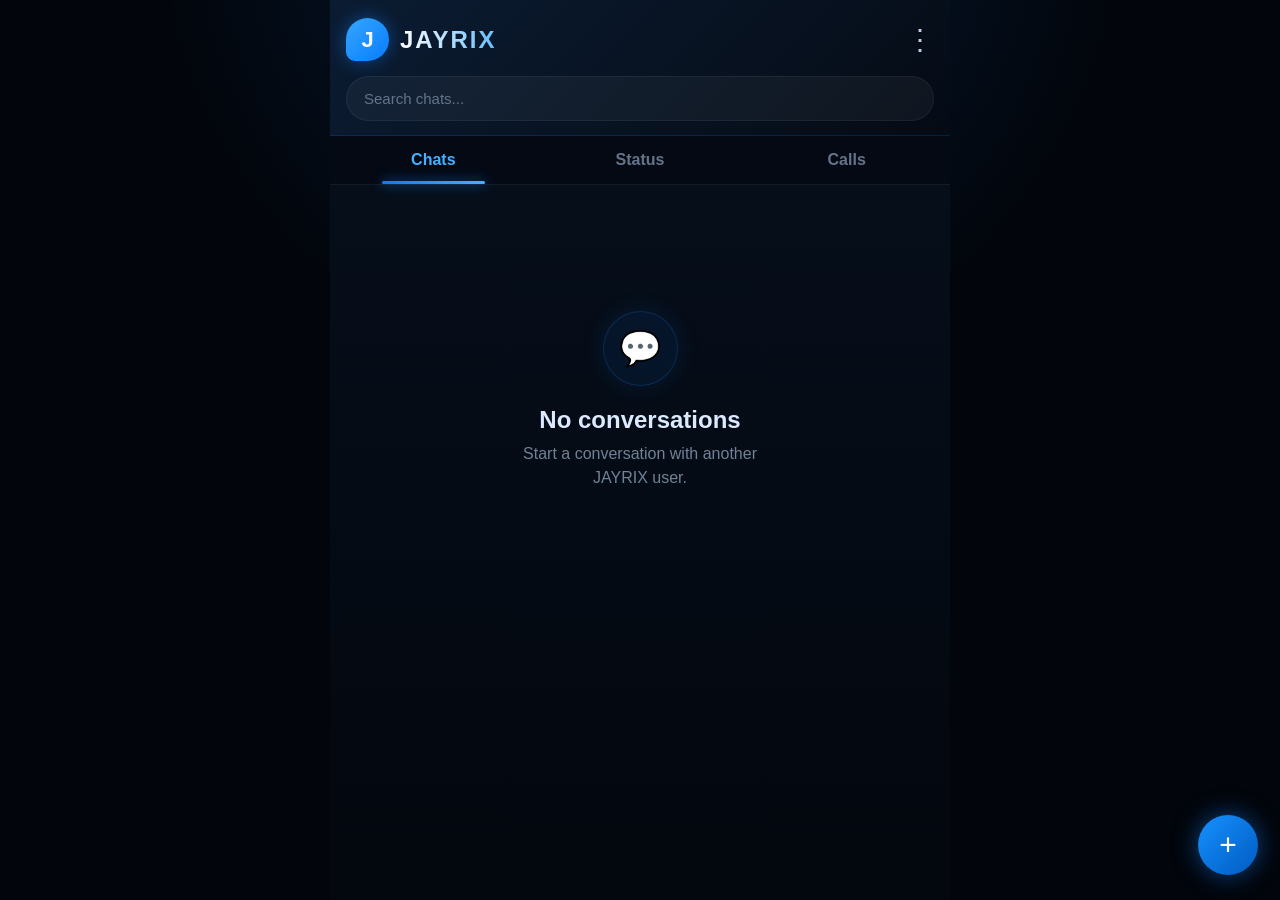
<file: index.html>
<!DOCTYPE html>
<html lang="en">

<head>

<meta charset="UTF-8">

<meta
    name="viewport"
    content="width=device-width, initial-scale=1.0"
>

<title>JAYRIX Messenger</title>

<meta
    name="theme-color"
    content="#050a14"
>

<style>

* {
    box-sizing: border-box;
    margin: 0;
    padding: 0;
    font-family: Arial, sans-serif;
}

:root {
    --blue: #1683ff;
    --bright: #43b1ff;
    --dark: #02060d;
    --panel: #07101d;
    --panel2: #0b1727;
    --line: rgba(255,255,255,.07);
    --text: #f4f8ff;
    --muted: #718198;
}

html,
body {
    width: 100%;
    min-height: 100%;
}

body {

    min-height: 100vh;

    background:
        radial-gradient(
            circle at 50% -10%,
            rgba(22,131,255,.18),
            transparent 42%
        ),
        #02050b;

    color: var(--text);

    overflow-x: hidden;
    overflow-y: auto;
}

.app {

    width: 100%;

    max-width: 620px;

    min-height: 100vh;

    margin: auto;

    background:
        linear-gradient(
            180deg,
            #07101d,
            #03070e
        );

    position: relative;

    overflow: hidden;
}


/* HEADER */

.header {

    padding: 18px 16px 14px;

    background:
        linear-gradient(
            135deg,
            #0b1c32,
            #050b15
        );

    border-bottom:
        1px solid
        rgba(22,131,255,.15);

    position: sticky;

    top: 0;

    z-index: 20;
}

.top {

    display: flex;

    justify-content: space-between;

    align-items: center;
}

.brand-box {

    display: flex;

    align-items: center;

    gap: 11px;
}

.logo {

    width: 43px;
    height: 43px;

    border-radius:
        50% 50% 50% 9px;

    display: flex;

    align-items: center;
    justify-content: center;

    font-weight: bold;

    font-size: 22px;

    background:
        linear-gradient(
            135deg,
            #35a7ff,
            #087cff
        );

    box-shadow:
        0 0 18px
        rgba(22,131,255,.45);
}

.brand {

    font-size: 24px;

    font-weight: bold;

    letter-spacing: 2px;

    background:
        linear-gradient(
            90deg,
            white,
            #66bcff
        );

    -webkit-background-clip: text;

    -webkit-text-fill-color: transparent;
}

.menu-button {

    border: none;

    background: transparent;

    color: #bcd0e8;

    font-size: 28px;

    cursor: pointer;
}

.menu-button:active {
    transform: scale(.9);
}


/* SEARCH */

.search {

    width: 100%;

    margin-top: 15px;

    padding: 13px 17px;

    border-radius: 25px;

    border:
        1px solid
        rgba(255,255,255,.06);

    outline: none;

    background:
        rgba(255,255,255,.045);

    color: white;

    font-size: 15px;
}

.search::placeholder {
    color: #64748a;
}


/* TABS */

.tabs {

    display: flex;

    background:
        #040914;

    border-bottom:
        1px solid
        var(--line);

    position: sticky;

    top: 91px;

    z-index: 19;
}

.tab {

    flex: 1;

    padding: 15px;

    text-align: center;

    color: #64748a;

    font-weight: bold;

    cursor: pointer;

    position: relative;
}

.tab.active {
    color: var(--bright);
}

.tab.active::after {

    content: "";

    position: absolute;

    bottom: 0;

    left: 25%;

    width: 50%;

    height: 3px;

    border-radius: 10px;

    background:
        linear-gradient(
            90deg,
            #087cff,
            #43b1ff
        );

    box-shadow:
        0 0 12px
        rgba(22,131,255,.8);
}


/* MAIN */

main {
    min-height: 500px;
    padding-bottom: 100px;
}


/* EMPTY */

.empty {

    min-height: 430px;

    display: flex;

    flex-direction: column;

    align-items: center;

    justify-content: center;

    text-align: center;

    padding: 30px;
}

.empty-icon {

    width: 75px;

    height: 75px;

    border-radius: 50%;

    display: flex;

    align-items: center;

    justify-content: center;

    font-size: 34px;

    margin-bottom: 20px;

    background:
        rgba(22,131,255,.08);

    border:
        1px solid
        rgba(22,131,255,.2);

    box-shadow:
        0 0 25px
        rgba(22,131,255,.12);
}

.empty h2 {

    color: #dceaff;

    margin-bottom: 8px;
}

.empty p {

    color: var(--muted);

    line-height: 1.5;

    max-width: 280px;
}


/* CONTACT */

.contact {

    padding: 15px 16px;

    display: flex;

    align-items: center;

    gap: 13px;

    border-bottom:
        1px solid
        var(--line);

    cursor: pointer;
}

.avatar {

    width: 52px;
    height: 52px;

    flex-shrink: 0;

    border-radius: 50%;

    display: flex;

    align-items: center;
    justify-content: center;

    background:
        linear-gradient(
            135deg,
            #116bc7,
            #063b76
        );

    border:
        1px solid
        rgba(58,168,255,.3);

    font-weight: bold;

    font-size: 19px;
}

.contact-info {
    flex: 1;
}

.contact-name {

    font-weight: bold;

    color: #edf5ff;

    margin-bottom: 5px;
}

.contact-phone {

    color: var(--muted);

    font-size: 13px;
}


/* NEW CHAT */

.new-chat {

    position: fixed;

    right: 22px;

    bottom: 25px;

    width: 60px;

    height: 60px;

    border: none;

    border-radius: 50%;

    background:
        linear-gradient(
            135deg,
            #1691ff,
            #005bc1
        );

    color: white;

    font-size: 30px;

    cursor: pointer;

    box-shadow:
        0 0 25px
        rgba(22,131,255,.5);

    z-index: 30;
}

.new-chat:active {
    transform: scale(.9);
}


/* MODAL */

.modal {

    position: fixed;

    inset: 0;

    background:
        rgba(0,0,0,.72);

    backdrop-filter: blur(10px);

    display: none;

    align-items: center;

    justify-content: center;

    padding: 20px;

    z-index: 100;
}

.modal-card {

    width: 100%;

    max-width: 400px;

    background:
        linear-gradient(
            145deg,
            #0c1a2c,
            #040a13
        );

    border:
        1px solid
        rgba(22,131,255,.25);

    border-radius: 22px;

    padding: 25px;

    box-shadow:
        0 0 45px
        rgba(22,131,255,.2);
}

.modal-card h2 {

    margin-bottom: 8px;

    color: #e9f4ff;
}

.modal-card p {

    color: var(--muted);

    font-size: 14px;

    margin-bottom: 18px;
}

.modal-card input {

    width: 100%;

    padding: 14px;

    border-radius: 12px;

    border:
        1px solid
        rgba(255,255,255,.08);

    background:
        rgba(255,255,255,.05);

    color: white;

    outline: none;

    margin-bottom: 12px;
}

.primary {

    width: 100%;

    padding: 14px;

    border: none;

    border-radius: 12px;

    background:
        linear-gradient(
            135deg,
            #168fff,
            #0062cf
        );

    color: white;

    font-weight: bold;

    cursor: pointer;
}

.close {

    width: 100%;

    padding: 12px;

    border: none;

    background: transparent;

    color: #7d8da4;

    margin-top: 8px;

    cursor: pointer;
}


/* FOUND USER */

.found-user {

    display: none;

    padding: 15px;

    border-radius: 15px;

    background:
        rgba(22,131,255,.08);

    border:
        1px solid
        rgba(22,131,255,.15);

    margin-bottom: 15px;
}

.wave {

    margin-top: 12px;

    width: 100%;

    padding: 13px;

    border: none;

    border-radius: 12px;

    background:
        linear-gradient(
            135deg,
            #168fff,
            #0062cf
        );

    color: white;

    font-weight: bold;

    cursor: pointer;
}


/* CHAT SCREEN */

.chat-screen {

    position: fixed;

    inset: 0;

    background:
        linear-gradient(
            180deg,
            #07101d,
            #02060d
        );

    z-index: 200;

    display: none;

    flex-direction: column;
}

.chat-header {

    display: flex;

    align-items: center;

    gap: 12px;

    padding: 14px 16px;

    background:
        linear-gradient(
            135deg,
            #0b1c32,
            #050b15
        );

    border-bottom:
        1px solid
        rgba(22,131,255,.15);
}

.back {

    border: none;

    background: transparent;

    color: #cce4ff;

    font-size: 28px;

    cursor: pointer;
}

.chat-title {

    display: flex;

    align-items: center;

    gap: 10px;
}

.chat-title-text {

    font-weight: bold;

    color: white;
}

.chat-body {

    flex: 1;

    overflow-y: auto;

    padding: 20px 15px;

    display: flex;

    flex-direction: column;

    gap: 10px;
}

.bubble {

    max-width: 78%;

    padding: 11px 14px;

    border-radius: 16px;

    font-size: 15px;

    line-height: 1.4;
}

.bubble.mine {

    align-self: flex-end;

    background:
        linear-gradient(
            135deg,
            #168fff,
            #0066d5
        );

    border-bottom-right-radius: 4px;
}

.bubble.theirs {

    align-self: flex-start;

    background:
        #101d2d;

    border:
        1px solid
        rgba(255,255,255,.05);

    border-bottom-left-radius: 4px;
}

.chat-input {

    display: flex;

    gap: 8px;

    padding: 12px;

    background:
        #050b14;

    border-top:
        1px solid
        var(--line);
}

.chat-input input {

    flex: 1;

    border: none;

    outline: none;

    border-radius: 22px;

    padding: 13px 15px;

    background:
        #101b2a;

    color: white;
}

.send {

    width: 48px;

    height: 48px;

    border: none;

    border-radius: 50%;

    background:
        linear-gradient(
            135deg,
            #168fff,
            #0062cf
        );

    color: white;

    font-size: 18px;

    cursor: pointer;
}


/* MENU */

.menu-screen {

    position: fixed;

    inset: 0;

    z-index: 300;

    display: none;

    flex-direction: column;

    background:
        radial-gradient(
            circle at 50% 0%,
            rgba(22,131,255,.2),
            transparent 45%
        ),
        #02060d;

    animation:
        menuIn .25s ease;
}

@keyframes menuIn {

    from {
        opacity: 0;
        transform: translateY(15px);
    }

    to {
        opacity: 1;
        transform: translateY(0);
    }
}

.menu-top {

    padding: 18px;

    display: flex;

    align-items: center;

    gap: 15px;

    border-bottom:
        1px solid
        rgba(22,131,255,.15);
}

.menu-back {

    border: none;

    background: transparent;

    color: #cce4ff;

    font-size: 29px;

    cursor: pointer;
}

.menu-title {

    font-size: 20px;

    font-weight: bold;

    letter-spacing: 2px;

    color: #e9f5ff;
}

.menu-content {

    padding: 35px 22px;
}

.menu-brand {

    text-align: center;

    margin-bottom: 40px;
}

.menu-brand h1 {

    font-size: 34px;

    letter-spacing: 5px;

    color: #45adff;

    text-shadow:
        0 0 25px
        rgba(22,131,255,.6);
}

.menu-brand p {

    margin-top: 8px;

    color: #65748a;

    font-size: 12px;

    letter-spacing: 3px;
}

.coming {

    padding: 25px;

    border-radius: 20px;

    text-align: center;

    background:
        rgba(22,131,255,.05);

    border:
        1px solid
        rgba(22,131,255,.16);

    box-shadow:
        inset 0 0 30px
        rgba(22,131,255,.03);
}

.coming-icon {

    font-size: 45px;

    margin-bottom: 15px;
}

.coming h2 {

    color: #eaf5ff;

    margin-bottom: 10px;
}

.coming p {

    color: #718198;

    line-height: 1.6;

    font-size: 14px;
}

</style>

</head>


<body>


<div class="app">


<header class="header">

    <div class="top">

        <div class="brand-box">

            <div class="logo">
                J
            </div>

            <div class="brand">
                JAYRIX
            </div>

        </div>


        <button
            class="menu-button"
            onclick="openMenu()"
        >
            ⋮
        </button>

    </div>


    <input
        class="search"
        id="search"
        placeholder="Search chats..."
    >

</header>


<div class="tabs">

    <div
        class="tab active"
        id="chatsTab"
        onclick="showTab('chats')"
    >
        Chats
    </div>

    <div
        class="tab"
        id="statusTab"
        onclick="showTab('status')"
    >
        Status
    </div>

    <div
        class="tab"
        id="callsTab"
        onclick="showTab('calls')"
    >
        Calls
    </div>

</div>


<main>


<section id="chats">

    <div
        id="chatList"
        class="empty"
    >

        <div class="empty-icon">
            💬
        </div>

        <h2>
            No conversations
        </h2>

        <p>
            Start a conversation with
            another JAYRIX user.
        </p>

    </div>

</section>


<section
    id="status"
    style="display:none;"
>

    <div class="empty">

        <div class="empty-icon">
            ◉
        </div>

        <h2>
            Coming soon
        </h2>

        <p>
            JAYRIX Status is being built.
        </p>

    </div>

</section>


<section
    id="calls"
    style="display:none;"
>

    <div class="empty">

        <div class="empty-icon">
            ☎
        </div>

        <h2>
            Coming soon
        </h2>

        <p>
            Voice and video calls are coming.
        </p>

    </div>

</section>


</main>


<button
    class="new-chat"
    onclick="openNewChat()"
>
    +
</button>


</div>


<!-- NEW CHAT MODAL -->

<div
    class="modal"
    id="newChatModal"
>

    <div class="modal-card">

        <h2>
            New conversation
        </h2>

        <p>
            Enter the phone number of a
            JAYRIX user.
        </p>


        <input
            id="phoneSearch"
            type="tel"
            placeholder="Phone number"
        >


        <div
            class="found-user"
            id="foundUser"
        >

            <div
                id="foundName"
                class="contact-name"
            ></div>

            <div
                id="foundPhone"
                class="contact-phone"
            ></div>


            <button
                class="wave"
                onclick="sendWave()"
            >
                👋 Send a wave
            </button>

        </div>


        <button
            class="primary"
            onclick="findUser()"
        >
            Find user
        </button>


        <button
            class="close"
            onclick="closeNewChat()"
        >
            Cancel
        </button>

    </div>

</div>


<!-- CHAT SCREEN -->

<div
    class="chat-screen"
    id="chatScreen"
>

    <div class="chat-header">

        <button
            class="back"
            onclick="closeChat()"
        >
            ←
        </button>


        <div class="chat-title">

            <div
                class="avatar"
                id="chatAvatar"
            >
                J
            </div>

            <div>

                <div
                    class="chat-title-text"
                    id="chatName"
                >
                    JAYRIX
                </div>

            </div>

        </div>

    </div>


    <div
        class="chat-body"
        id="chatBody"
    >
    </div>


    <div class="chat-input">

        <input
            id="messageInput"
            placeholder="Message..."
            autocomplete="off"
        >

        <button
            class="send"
            onclick="sendMessage()"
        >
            ➤
        </button>

    </div>

</div>


<!-- MENU -->

<div
    class="menu-screen"
    id="menuScreen"
>

    <div class="menu-top">

        <button
            class="menu-back"
            onclick="closeMenu()"
        >
            ←
        </button>

        <div class="menu-title">
            JAYRIX MENU
        </div>

    </div>


    <div class="menu-content">

        <div class="menu-brand">

            <h1>
                JAYRIX
            </h1>

            <p>
                FUTURE OF MESSAGING
            </p>

        </div>


        <div class="coming">

            <div class="coming-icon">
                ⚡
            </div>

            <h2>
                Coming Soon
            </h2>

            <p>
                Settings, profiles, privacy,
                notifications, appearance,
                security and more futuristic
                JAYRIX features are currently
                being developed.
            </p>

        </div>

    </div>

</div>


<script>


let selectedUser = null;

let currentConversation = null;


/* -------------------------
   LOGIN CHECK
------------------------- */

async function checkLogin() {

    try {

        const response =
            await fetch("/api/me");

        const data =
            await response.json();

        if (!data.logged_in) {

            window.location.href =
                "login.html";

            return;

        }

        loadChats();

    } catch (error) {

        console.log(error);

    }

}


/* -------------------------
   TABS
------------------------- */

function showTab(tab) {

    const sections = [
        "chats",
        "status",
        "calls"
    ];

    sections.forEach(id => {

        document.getElementById(id)
            .style.display = "none";

    });


    document
        .getElementById(tab)
        .style.display = "block";


    document
        .getElementById("chatsTab")
        .classList.remove("active");

    document
        .getElementById("statusTab")
        .classList.remove("active");

    document
        .getElementById("callsTab")
        .classList.remove("active");


    document
        .getElementById(tab + "Tab")
        .classList.add("active");

}


/* -------------------------
   LOAD CHATS
------------------------- */

async function loadChats() {

    const response =
        await fetch("/api/chats");

    const data =
        await response.json();


    const list =
        document.getElementById("chatList");


    if (
        !data.success ||
        data.chats.length === 0
    ) {

        list.className = "empty";

        list.innerHTML = `

            <div class="empty-icon">
                💬
            </div>

            <h2>
                No conversations
            </h2>

            <p>
                Start a conversation with
                another JAYRIX user.
            </p>

        `;

        return;

    }


    list.className = "";


    list.innerHTML = data.chats
        .map(chat => `

            <div
                class="contact"
                onclick="openConversation(
                    ${chat.other_id},
                    '${escapeHtml(chat.username)}',
                    ${chat.conversation_id}
                )"
            >

                <div class="avatar">
                    ${chat.username
                        .charAt(0)
                        .toUpperCase()}
                </div>

                <div class="contact-info">

                    <div class="contact-name">
                        ${escapeHtml(
                            chat.username
                        )}
                    </div>

                    <div class="contact-phone">
                        ${escapeHtml(
                            chat.phone
                        )}
                    </div>

                </div>

            </div>

        `)
        .join("");

}


/* -------------------------
   NEW CHAT
------------------------- */

function openNewChat() {

    document
        .getElementById("newChatModal")
        .style.display = "flex";

}


function closeNewChat() {

    document
        .getElementById("newChatModal")
        .style.display = "none";

    selectedUser = null;

    document
        .getElementById("foundUser")
        .style.display = "none";

    document
        .getElementById("phoneSearch")
        .value = "";

}


/* -------------------------
   FIND USER
------------------------- */

async function findUser() {

    const phone =
        document
        .getElementById("
</file>
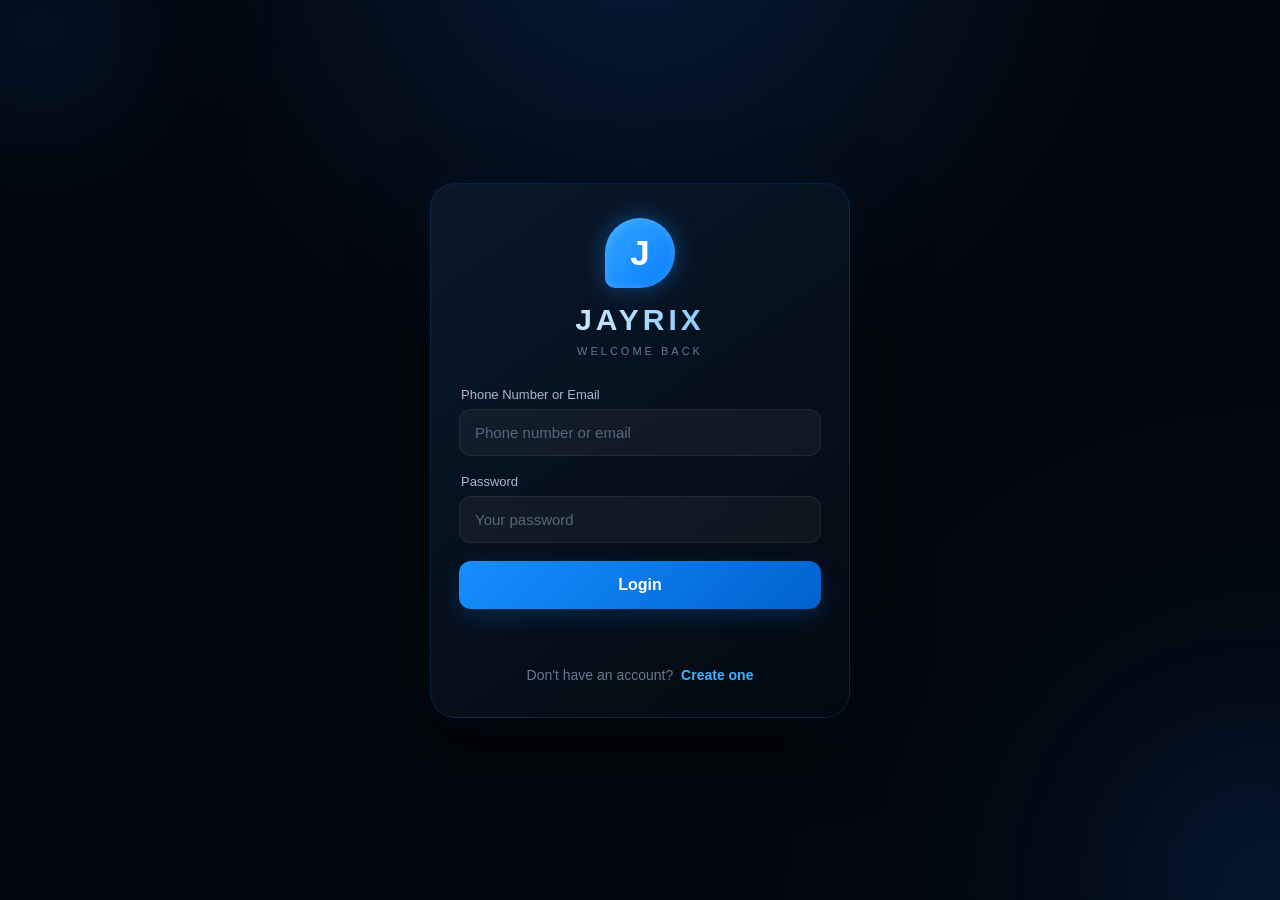
<file: login.html>
<!DOCTYPE html>
<html lang="en">

<head>

<meta charset="UTF-8">

<meta
    name="viewport"
    content="width=device-width, initial-scale=1.0"
>

<title>JAYRIX - Login</title>

<link rel="stylesheet" href="style.css">

</head>


<body>


<div class="auth-page">


    <div class="auth-glow glow-one"></div>
    <div class="auth-glow glow-two"></div>


    <div class="auth-container">


        <div class="logo">
            J
        </div>


        <div class="brand">
            JAYRIX
        </div>


        <div class="subtitle">
            WELCOME BACK
        </div>


        <form id="loginForm">


            <label>
                Phone Number or Email
            </label>

            <input
                type="text"
                id="identifier"
                placeholder="Phone number or email"
                autocomplete="username"
                required
            >


            <label>
                Password
            </label>

            <input
                type="password"
                id="password"
                placeholder="Your password"
                autocomplete="current-password"
                required
            >


            <button
                type="submit"
                id="loginButton"
            >
                Login
            </button>


        </form>


        <div
            id="message"
            class="message"
        ></div>


        <p class="switch">

            Don't have an account?

            <a href="signup.html">
                Create one
            </a>

        </p>


    </div>


</div>


<script>

const form =
    document.getElementById(
        "loginForm"
    );


const button =
    document.getElementById(
        "loginButton"
    );


const message =
    document.getElementById(
        "message"
    );


form.addEventListener(
    "submit",
    async function(event) {

        event.preventDefault();


        const identifier =
            document
            .getElementById("identifier")
            .value
            .trim();


        const password =
            document
            .getElementById("password")
            .value;


        message.textContent = "";


        button.disabled = true;

        button.textContent =
            "Logging in...";


        try {

            const response =
                await fetch(
                    "/api/login",
                    {

                        method: "POST",

                        headers: {
                            "Content-Type":
                                "application/json"
                        },

                        body:
                            JSON.stringify({

                                identifier:
                                    identifier,

                                password:
                                    password

                            })

                    }
                );


            const data =
                await response.json();


            if (data.success) {

                showMessage(
                    "Login successful!",
                    "success"
                );


                setTimeout(
                    function() {

                        window.location.href =
                            "index.html";

                    },
                    700
                );


            } else {

                showMessage(
                    data.message ||
                    "Login failed.",
                    "error"
                );

                button.disabled = false;

                button.textContent =
                    "Login";

            }


        } catch (error) {

            showMessage(
                "Unable to connect to JAYRIX.",
                "error"
            );

            button.disabled = false;

            button.textContent =
                "Login";

        }

    }
);


function showMessage(
    text,
    type
) {

    message.textContent = text;

    message.className =
        "message " + type;

}

</script>


</body>

</html>
</file>
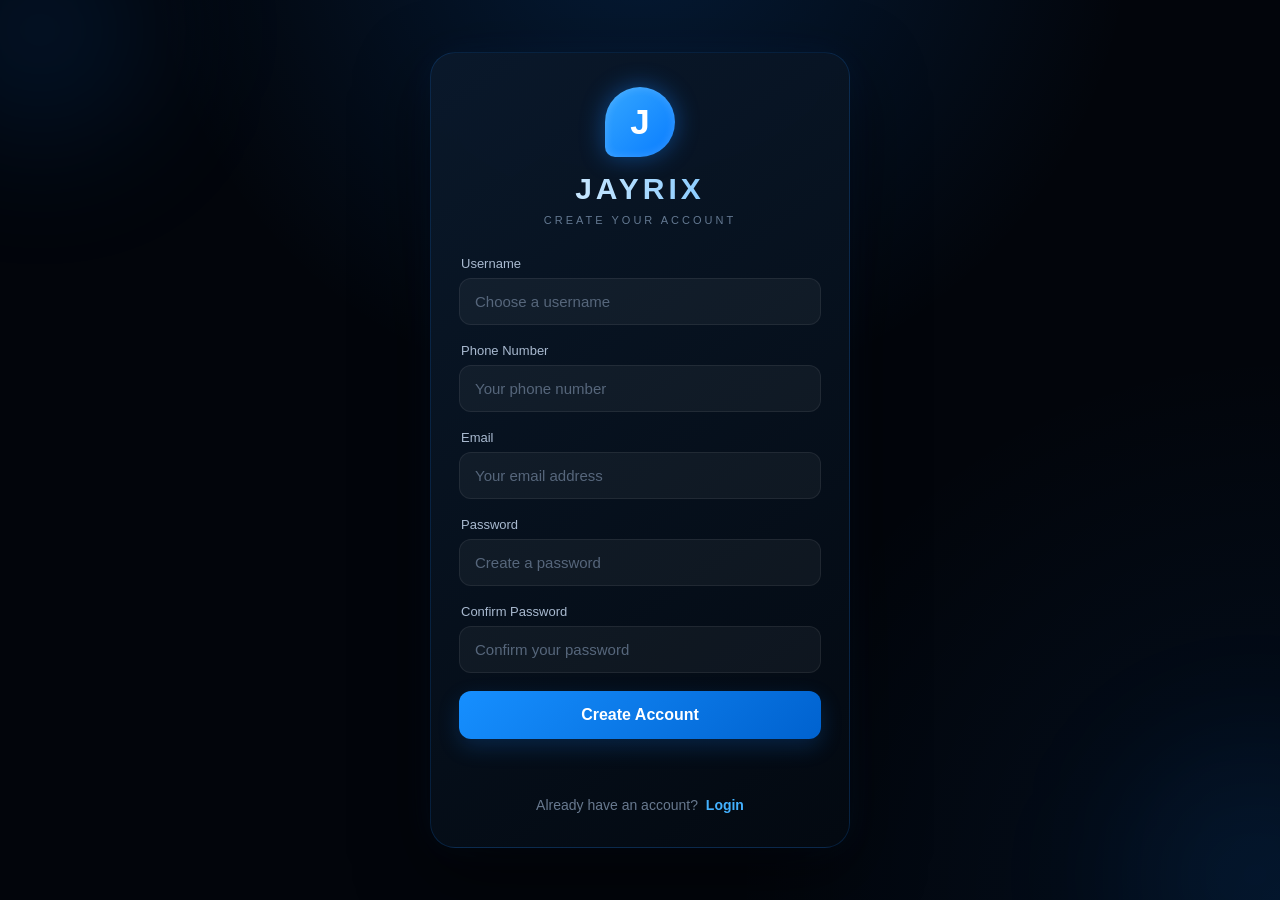
<file: signup.html>
<!DOCTYPE html>
<html lang="en">

<head>

<meta charset="UTF-8">

<meta
    name="viewport"
    content="width=device-width, initial-scale=1.0"
>

<title>JAYRIX - Create Account</title>

<link rel="stylesheet" href="style.css">

</head>


<body>


<div class="auth-page">


    <div class="auth-glow glow-one"></div>
    <div class="auth-glow glow-two"></div>


    <div class="auth-container">


        <div class="logo">
            J
        </div>


        <div class="brand">
            JAYRIX
        </div>


        <div class="subtitle">
            CREATE YOUR ACCOUNT
        </div>


        <form id="signupForm">


            <label>
                Username
            </label>

            <input
                type="text"
                id="username"
                placeholder="Choose a username"
                autocomplete="username"
                required
            >


            <label>
                Phone Number
            </label>

            <input
                type="tel"
                id="phone"
                placeholder="Your phone number"
                autocomplete="tel"
                required
            >


            <label>
                Email
            </label>

            <input
                type="email"
                id="email"
                placeholder="Your email address"
                autocomplete="email"
                required
            >


            <label>
                Password
            </label>

            <input
                type="password"
                id="password"
                placeholder="Create a password"
                autocomplete="new-password"
                required
            >


            <label>
                Confirm Password
            </label>

            <input
                type="password"
                id="confirmPassword"
                placeholder="Confirm your password"
                autocomplete="new-password"
                required
            >


            <button
                type="submit"
                id="signupButton"
            >
                Create Account
            </button>


        </form>


        <div
            id="message"
            class="message"
        ></div>


        <p class="switch">

            Already have an account?

            <a href="login.html">
                Login
            </a>

        </p>


    </div>


</div>


<script>

const form =
    document.getElementById(
        "signupForm"
    );


const button =
    document.getElementById(
        "signupButton"
    );


const message =
    document.getElementById(
        "message"
    );


form.addEventListener(
    "submit",
    async function(event) {

        event.preventDefault();


        const username =
            document
            .getElementById("username")
            .value
            .trim();


        const phone =
            document
            .getElementById("phone")
            .value
            .trim();


        const email =
            document
            .getElementById("email")
            .value
            .trim();


        const password =
            document
            .getElementById("password")
            .value;


        const confirmPassword =
            document
            .getElementById("confirmPassword")
            .value;


        message.textContent = "";


        if (
            password !==
            confirmPassword
        ) {

            showMessage(
                "Passwords do not match.",
                "error"
            );

            return;

        }


        if (password.length < 6) {

            showMessage(
                "Password must be at least 6 characters.",
                "error"
            );

            return;

        }


        button.disabled = true;

        button.textContent =
            "Creating Account...";


        try {

            const response =
                await fetch(
                    "/api/signup",
                    {

                        method: "POST",

                        headers: {
                            "Content-Type":
                                "application/json"
                        },

                        body:
                            JSON.stringify({

                                username:
                                    username,

                                phone:
                                    phone,

                                email:
                                    email,

                                password:
                                    password

                            })

                    }
                );


            const data =
                await response.json();


            if (data.success) {

                showMessage(
                    "Account created successfully!",
                    "success"
                );


                setTimeout(
                    function() {

                        window.location.href =
                            "login.html";

                    },
                    1000
                );


            } else {

                showMessage(
                    data.message ||
                    "Unable to create account.",
                    "error"
                );

                button.disabled = false;

                button.textContent =
                    "Create Account";

            }


        } catch (error) {

            showMessage(
                "Unable to connect to JAYRIX.",
                "error"
            );

            button.disabled = false;

            button.textContent =
                "Create Account";

        }

    }
);


function showMessage(
    text,
    type
) {

    message.textContent = text;

    message.className =
        "message " + type;

}

</script>


</body>

</html>
</file>
<file: style.css>
* {
    box-sizing: border-box;
    margin: 0;
    padding: 0;
    font-family: Arial, sans-serif;
}


:root {

    --blue: #1683ff;
    --bright: #43b1ff;

    --dark: #02060d;
    --panel: #07101d;

    --text: #f4f8ff;
    --muted: #718198;

}


/* PAGE */

body {

    min-height: 100vh;

    background:

        radial-gradient(
            circle at 50% -10%,
            rgba(22,131,255,.18),
            transparent 42%
        ),

        radial-gradient(
            circle at 100% 100%,
            rgba(22,131,255,.08),
            transparent 35%
        ),

        #02050b;

    color: var(--text);

    overflow-x: hidden;
}


/* AUTH PAGE */

.auth-page {

    min-height: 100vh;

    display: flex;

    align-items: center;

    justify-content: center;

    padding: 25px;

    position: relative;

    overflow: hidden;
}


/* BLUE BACKGROUND GLOW */

.auth-glow {

    position: absolute;

    border-radius: 50%;

    filter: blur(70px);

    pointer-events: none;
}


.glow-one {

    width: 220px;
    height: 220px;

    background:
        rgba(22,131,255,.12);

    top: -80px;
    left: -70px;
}


.glow-two {

    width: 250px;
    height: 250px;

    background:
        rgba(22,131,255,.08);

    right: -100px;
    bottom: -100px;
}


/* AUTH CARD */

.auth-container {

    width: 100%;

    max-width: 420px;

    padding: 34px 28px;

    border-radius: 25px;

    background:

        linear-gradient(
            145deg,
            rgba(10,25,43,.97),
            rgba(3,9,17,.98)
        );

    border:
        1px solid
        rgba(22,131,255,.18);

    box-shadow:

        0 25px 70px
        rgba(0,0,0,.55),

        0 0 35px
        rgba(22,131,255,.08);

    position: relative;

    z-index: 2;

    backdrop-filter: blur(15px);
}


/* LOGO */

.logo {

    width: 70px;
    height: 70px;

    margin: 0 auto 15px;

    border-radius:
        50% 50% 50% 10px;

    display: flex;

    align-items: center;

    justify-content: center;

    background:

        linear-gradient(
            135deg,
            #35a7ff,
            #087cff
        );

    color: white;

    font-size: 35px;

    font-weight: bold;

    box-shadow:

        0 0 25px
        rgba(22,131,255,.45),

        inset 0 0 10px
        rgba(255,255,255,.18);
}


/* BRAND */

.brand {

    text-align: center;

    font-size: 30px;

    font-weight: bold;

    letter-spacing: 4px;

    background:

        linear-gradient(
            90deg,
            #ffffff,
            #55b5ff
        );

    -webkit-background-clip: text;

    -webkit-text-fill-color: transparent;
}


.subtitle {

    text-align: center;

    color: #647992;

    font-size: 11px;

    letter-spacing: 3px;

    margin-top: 8px;

    margin-bottom: 30px;
}


/* LABELS */

label {

    display: block;

    color: #a9bad0;

    font-size: 13px;

    margin-bottom: 7px;

    margin-left: 2px;
}


/* INPUTS */

input {

    width: 100%;

    padding: 14px 15px;

    margin-bottom: 18px;

    border-radius: 12px;

    border:
        1px solid
        rgba(255,255,255,.07);

    outline: none;

    background:
        rgba(255,255,255,.045);

    color: white;

    font-size: 15px;

    transition:
        border .2s,
        box-shadow .2s,
        background .2s;
}


input::placeholder {

    color: #56667b;
}


input:focus {

    border-color:
        rgba(22,131,255,.7);

    background:
        rgba(22,131,255,.045);

    box-shadow:

        0 0 0 3px
        rgba(22,131,255,.08),

        0 0 18px
        rgba(22,131,255,.08);
}


/* BUTTON */

button {

    font-family: Arial, sans-serif;
}


form button {

    width: 100%;

    padding: 15px;

    border: none;

    border-radius: 12px;

    background:

        linear-gradient(
            135deg,
            #168fff,
            #0062cf
        );

    color: white;

    font-size: 16px;

    font-weight: bold;

    cursor: pointer;

    box-shadow:

        0 8px 22px
        rgba(22,131,255,.2);

    transition:
        transform .2s,
        box-shadow .2s,
        opacity .2s;
}


form button:hover {

    box-shadow:

        0 10px 30px
        rgba(22,131,255,.35);
}


form button:active {

    transform: scale(.98);
}


form button:disabled {

    opacity: .6;

    cursor: not-allowed;
}


/* MESSAGE */

.message {

    min-height: 20px;

    text-align: center;

    margin-top: 16px;

    font-size: 13px;

    line-height: 1.4;
}


.message.success {

    color: #43b1ff;

    text-shadow:
        0 0 10px
        rgba(67,177,255,.3);
}


.message.error {

    color: #ff5b76;
}


/* SWITCH */

.switch {

    text-align: center;

    margin-top: 22px;

    color: #68798f;

    font-size: 14px;
}


.switch a {

    color: #43b1ff;

    text-decoration: none;

    font-weight: bold;

    margin-left: 4px;
}


.switch a:hover {

    text-decoration: underline;
}


/* MOBILE */

@media (max-width: 430px) {

    .auth-page {

        padding: 16px;
    }

    .auth-container {

        padding: 30px 21px;

        border-radius: 22px;
    }

    .brand {

        font-size: 27px;
    }

    }
</file>
